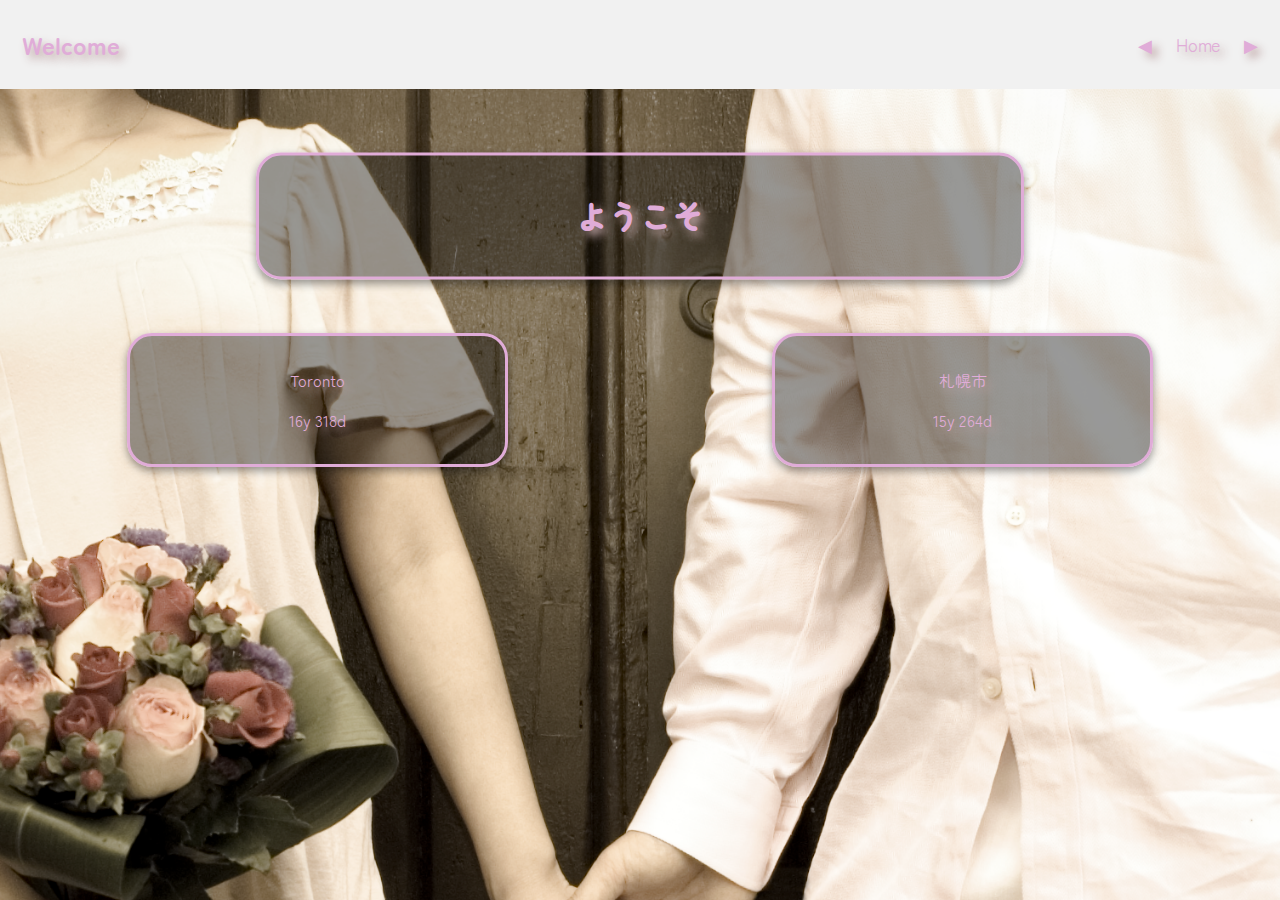
<file: index.html>
<!DOCTYPE html>
<html>
<head>
  <title>Wedding</title>
  <meta http-equiv="Content-Type" content="text/html; charset=UTF-8">
  
  <meta name="viewport" content="width=device-width, initial-scale=1">
  <link rel="stylesheet" href="styles/our_story.css">
  <link rel="preconnect" href="https://fonts.googleapis.com">
  <link rel="preconnect" href="https://fonts.gstatic.com" crossorigin>
  <link href="https://fonts.googleapis.com/css2?family=Hina+Mincho&family=Yuji+Syuku&family=Noto+Sans+JP:wght@100..900&family=Zen+Kaku+Gothic+New&family=Zen+Maru+Gothic&family=Noto+Serif+JP:wght@200..900&family=Zen+Kaku+Gothic+New&display=swap" rel="stylesheet">

  <script src="/script/our_story.js"></script>
  <link rel="icon" type="image/png" sizes="32x32" href="/images/favicon1.png">
  
  <script src="/script/index.js"></script>

  <style>
    body {
      background-image: url('/images/_DSC4433.png');
      background-repeat:no-repeat;
      background-size:cover;
    }
  
  </style>

</head>
<body>

  <div class="header">
    <a href="https://www.sato-chiu.com#_wedding" class="logo">Welcome</a>
    <div class="header-right">
      <a>&#x25C0;</a>
      <a>Home</a>
      <a href="/our_story.html">&#x25B6; </a>
    </div>
  </div>


  <div>
    <div class="card">
      <h1><b>ようこそ</b></h1>
    </div>
  
    <div class="preview-grid">
        <div class="card">
          <p>Toronto</p>
          <p id="toronto"></p>
        </div>

        <div class="card">
           <p>札幌市</p>
           <p id="sapporo"></p> 
        </div>

    </div>
  </div>


</body>
</html>
</file>
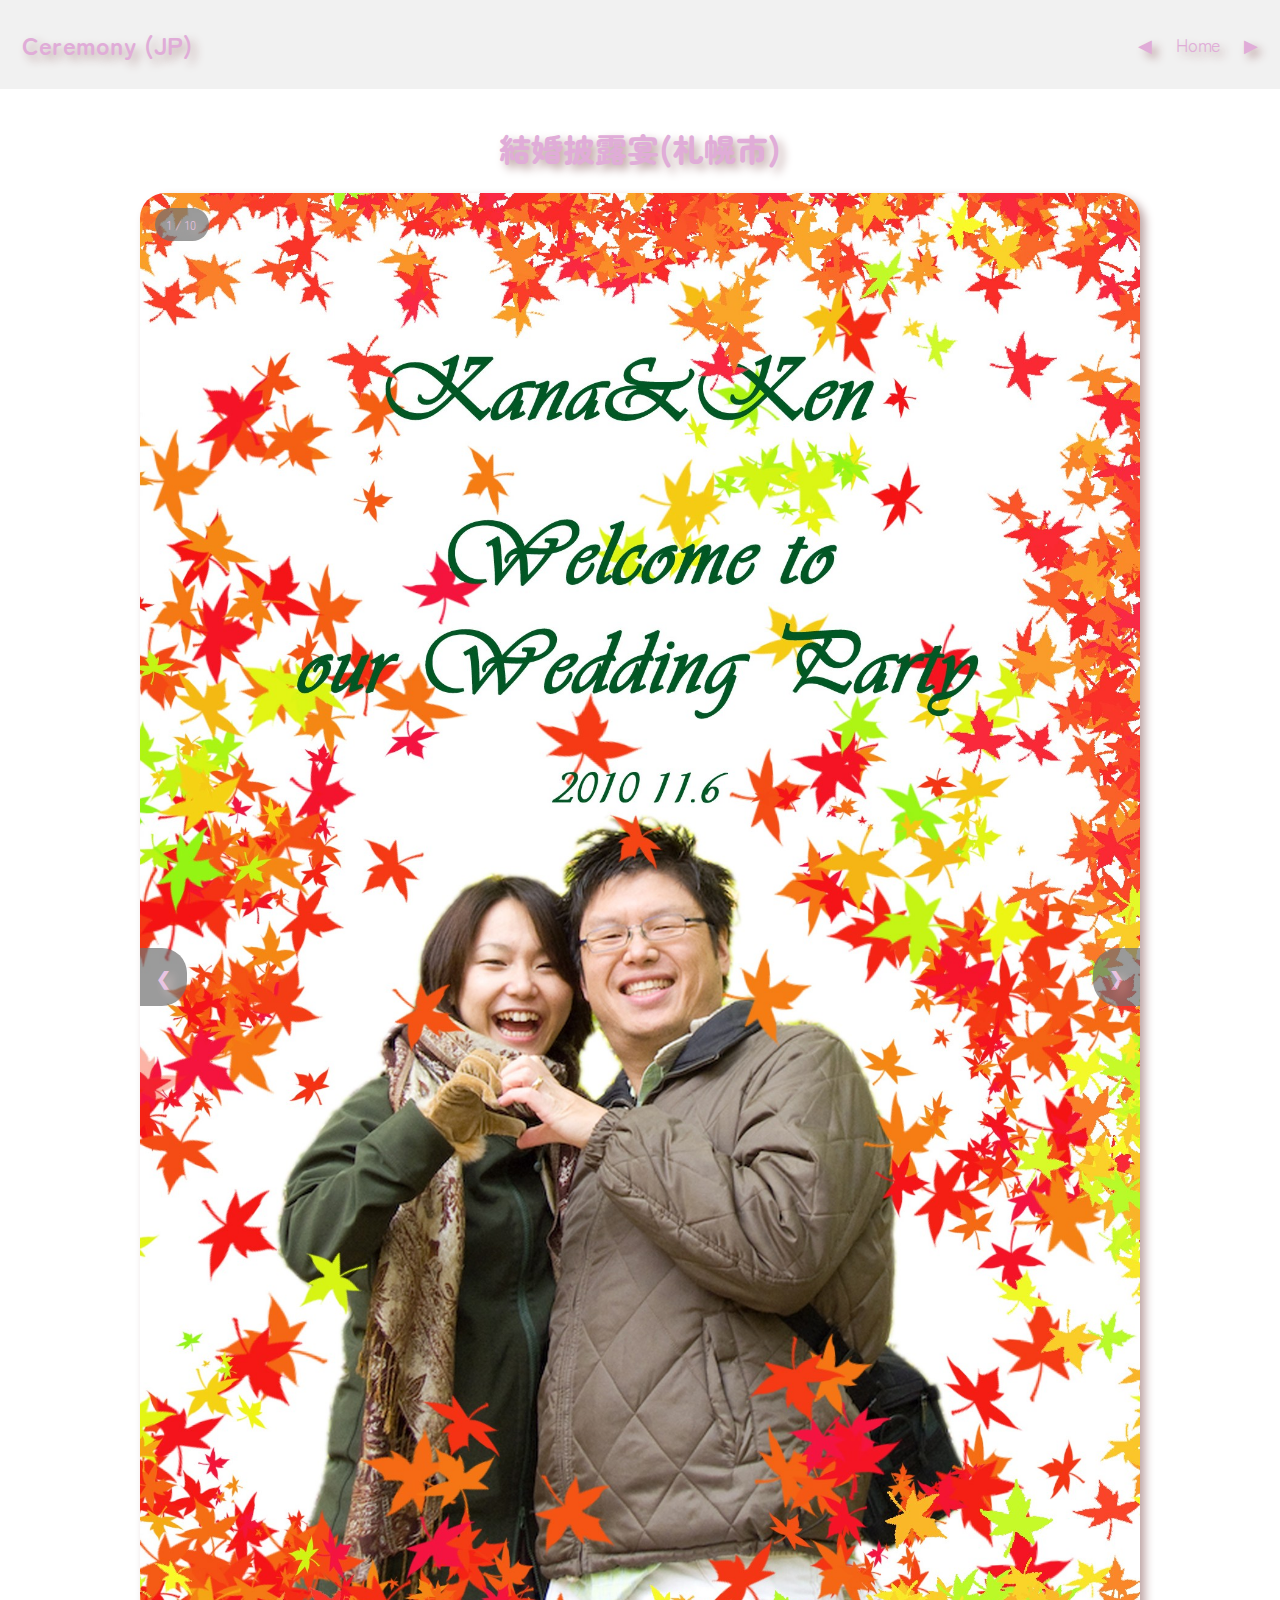
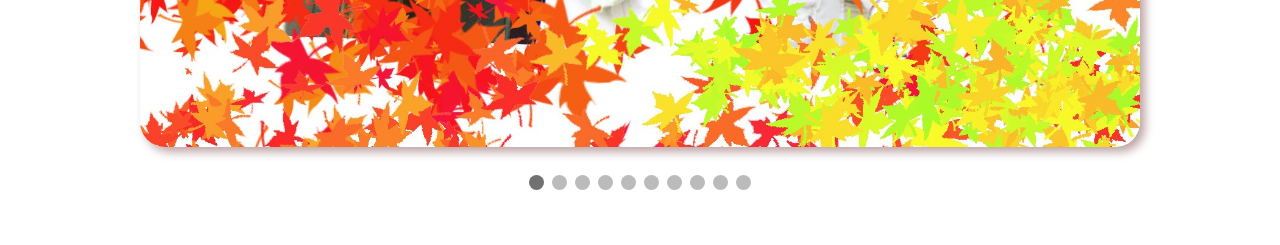
<file: seating.html>
<!DOCTYPE html>
<html>
<head>
  <title>Wedding</title>
  <meta http-equiv="Content-Type" content="text/html; charset=UTF-8">
  
  <meta name="viewport" content="width=device-width, initial-scale=1">
  <link rel="stylesheet" href="styles/our_story.css">
  <script src="/script/our_story.js"></script>
  <link rel="preconnect" href="https://fonts.googleapis.com">
  <link rel="preconnect" href="https://fonts.gstatic.com" crossorigin>
  <link href="https://fonts.googleapis.com/css2?family=Hina+Mincho&family=Yuji+Syuku&family=Noto+Sans+JP:wght@100..900&family=Zen+Kaku+Gothic+New&family=Zen+Maru+Gothic&family=Noto+Serif+JP:wght@200..900&family=Zen+Kaku+Gothic+New&display=swap" rel="stylesheet">
  <link rel="icon" type="image/png" sizes="32x32" href="/images/favicon1.png">
  
</head>
<body>

  <div class="header">
    <a href="https://www.sato-chiu.com#_wedding" class="logo">Ceremony (JP)</a>
    <div class="header-right">
      <a href="/ceremony.html">&#x25C0;</a>
      <a href="/index.html">Home</a>
      <a href="ceromonyjp.html">&#x25B6; </a>
    </div>
  </div>



  <div style="margin-top:0px;padding:15px 15px 50px;font-size:16px;display: block; margin-left: auto; margin-right: auto; width: 95%; text-align: center;">
    
    <h1><b>結婚披露宴(札幌市)</b></h1>


    <div class="slideshow-container">

      <div class="mySlides fade">
        <div class="numbertext">1 / 10</div>
        <img src="/images/panfulleto hon mono 01.jpg" style="width:100%; border-radius: 25px;">
        <div class=""></div>
      </div>
      
      <div class="mySlides fade">
        <div class="numbertext">2 / 10</div>
        <img src="/images/panfulleto hon mono 02.jpg" style="width:100%; border-radius: 25px;">
        <div class=""></div>
      </div>
      
      <div class="mySlides fade">
        <div class="numbertext">3 / 10</div>
        <img src="/images/panfulleto hon mono 03.jpg" style="width:100%; border-radius: 25px;">
        <div class=""></div>
      </div>
      
      <div class="mySlides fade">
        <div class="numbertext">4 / 10</div>
        <img src="/images/panfulleto hon mono 04.jpg" style="width:100%; border-radius: 25px;">
        <div class=""></div>
      </div>
      
      <div class="mySlides fade">
        <div class="numbertext">5 / 10</div>
        <img src="/images/panfulleto hon mono 05.jpg" style="width:100%; border-radius: 25px;">
        <div class=""></div>
      </div>
      
      <div class="mySlides fade">
        <div class="numbertext">6 / 10</div>
        <img src="/images/panfulleto hon mono 06.jpg" style="width:100%; border-radius: 25px;">
        <div class=""></div>
      </div>

      <div class="mySlides fade">
        <div class="numbertext">7 / 10</div>
        <img src="/images/panfulleto hon mono 07.jpg" style="width:100%; border-radius: 25px;">
        <div class=""></div>
      </div>
      
      <div class="mySlides fade">
        <div class="numbertext">8 / 10</div>
        <img src="/images/panfulleto hon mono 08.jpg" style="width:100%; border-radius: 25px;">
        <div class=""></div>
      </div>
      
      <div class="mySlides fade">
        <div class="numbertext">9 / 10</div>
        <img src="/images/panfulleto hon mono 09.jpg" style="width:100%; border-radius: 25px;">
        <div class=""></div>
      </div>
      
      <div class="mySlides fade">
        <div class="numbertext">10 / 10</div>
        <img src="/images/panfulleto hon mono 10.jpg" style="width:100%; border-radius: 25px;">
        <div class=""></div>
      </div>
      
      <a class="prev" onclick="plusSlides(-1)">❮</a>
      <a class="next" onclick="plusSlides(1)">❯</a>
      
      </div>

      
      <br>
      
      <div style="text-align:center">
        <span class="dot" onclick="currentSlide(1)"></span> 
        <span class="dot" onclick="currentSlide(2)"></span> 
        <span class="dot" onclick="currentSlide(3)"></span> 
        <span class="dot" onclick="currentSlide(4)"></span> 
        <span class="dot" onclick="currentSlide(5)"></span> 
        <span class="dot" onclick="currentSlide(6)"></span> 
        <span class="dot" onclick="currentSlide(7)"></span> 
        <span class="dot" onclick="currentSlide(8)"></span> 
        <span class="dot" onclick="currentSlide(9)"></span> 
        <span class="dot" onclick="currentSlide(10)"></span> 
      </div>
      
      <script>
        let slideIndex = 1;
        showSlides(slideIndex);
      </script>

  </div>
  

</body>
</html>
</file>
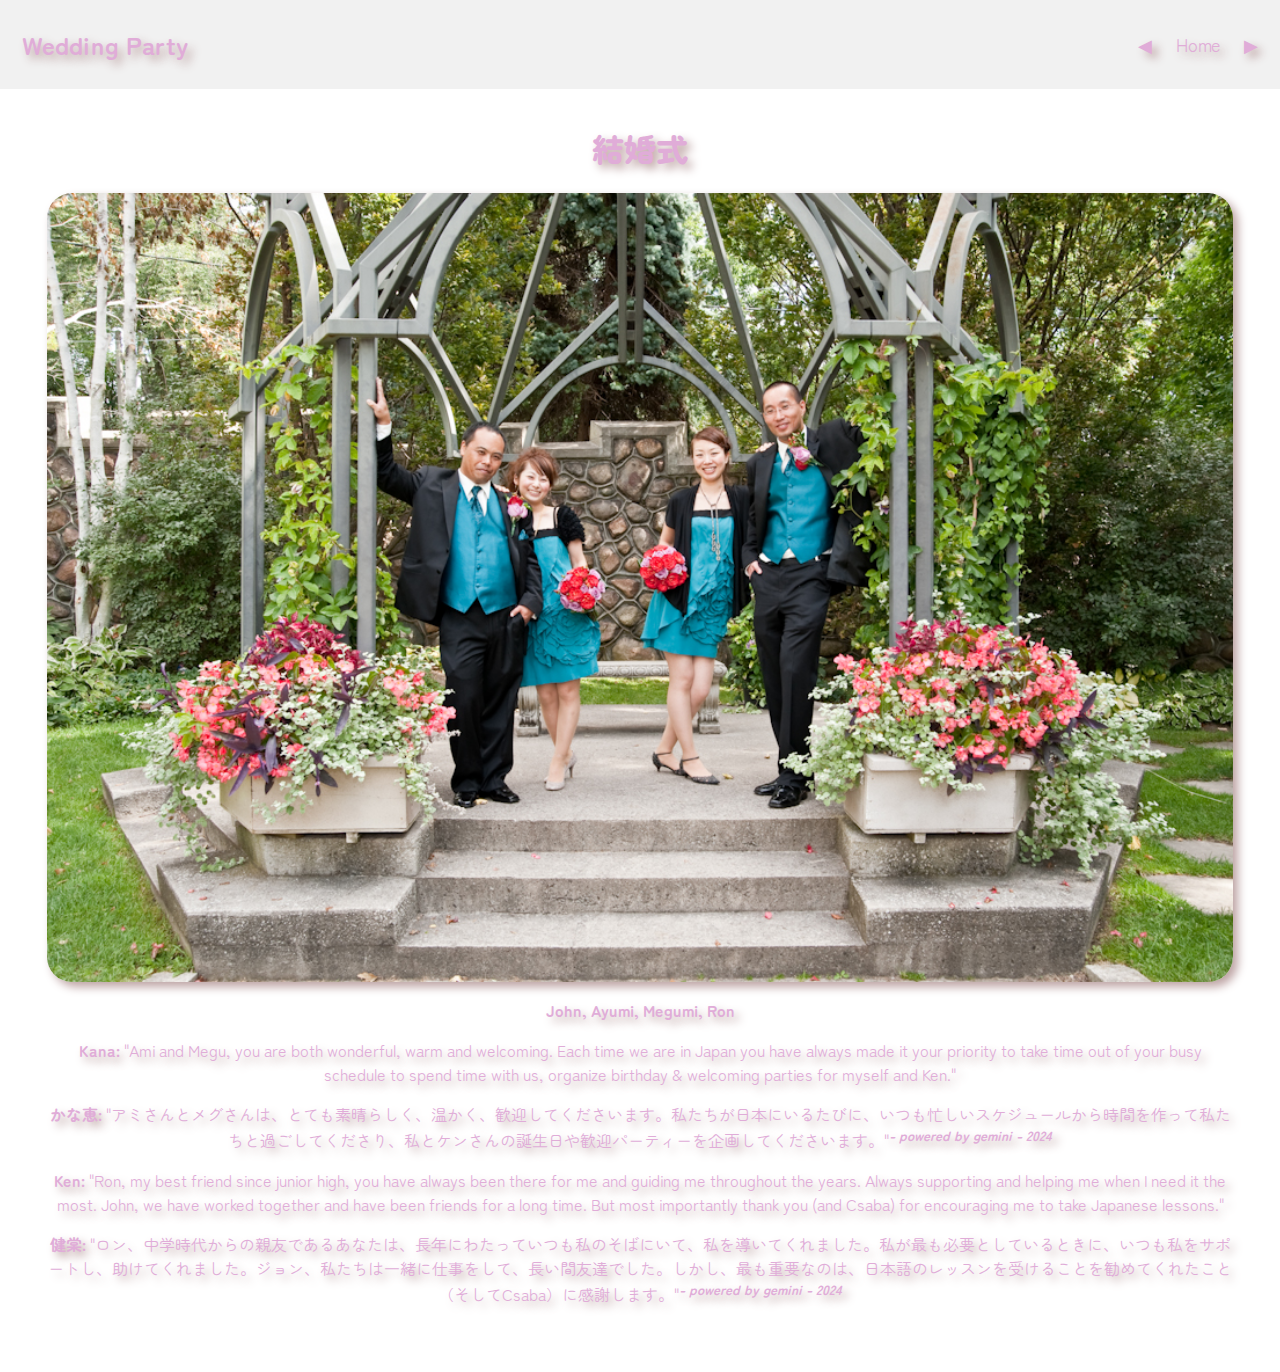
<file: weddingparty.html>
<!DOCTYPE html>
<html>
<head>
  <title>Wedding</title>
  <meta http-equiv="Content-Type" content="text/html; charset=UTF-8">
  
  <meta name="viewport" content="width=device-width, initial-scale=1">
  <link rel="stylesheet" href="styles/our_story.css">
  <script src="/script/our_story.js"></script>

  <link rel="preconnect" href="https://fonts.googleapis.com">
  <link rel="preconnect" href="https://fonts.gstatic.com" crossorigin>
  <link href="https://fonts.googleapis.com/css2?family=Hina+Mincho&family=Yuji+Syuku&family=Noto+Sans+JP:wght@100..900&family=Zen+Kaku+Gothic+New&family=Zen+Maru+Gothic&family=Noto+Serif+JP:wght@200..900&family=Zen+Kaku+Gothic+New&display=swap" rel="stylesheet">
  <link rel="icon" type="image/png" sizes="32x32" href="/images/favicon1.png">

</head>
<body>

  <div class="header">
    <a href="https://www.sato-chiu.com#_wedding" class="logo">Wedding Party</a>
    <div class="header-right">
      <a href="/bridegroom.html">&#x25C0;</a>
      <a href="/index.html">Home</a>
      <a href="/ceremony.html">&#x25B6; </a>
    </div>
  </div>


  <div style="margin-top:0px;padding:15px 15px 50px;font-size:16px;display: block; margin-left: auto; margin-right: auto; width: 95%; text-align: center;">

    <h1><b>結婚式</b></h1>

    <img src="/images/D3A IMG_0388.jpg" style="display: block; margin-left: auto; margin-right: auto; width: 100%; border-radius: 25px;">

    <p>
      <b>John, Ayumi, Megumi, Ron</b>
    </p>
    <p>
      <b>Kana:</b> "Ami and Megu, you are both wonderful, warm and welcoming.  Each time we are in Japan you have always made it your priority to take time out of your busy schedule to spend time with us, organize birthday & welcoming parties for myself and Ken."
    </p>

    <p><b>かな恵:</b> "アミさんとメグさんは、とても素晴らしく、温かく、歓迎してくださいます。私たちが日本にいるたびに、いつも忙しいスケジュールから時間を作って私たちと過ごしてくださり、私とケンさんの誕生日や歓迎パーティーを企画してくださいます。"<sup><b><i>- powered by gemini - 2024</i></b></sup></p>

    <p>
      <b>Ken:</b>  "Ron, my best friend since junior high, you have always been there for me and guiding me throughout the years.  Always supporting and helping me when I need it the most.  John, we  have worked together and have been friends for a long time.  But most importantly thank you (and Csaba) for encouraging me to take Japanese lessons."
    </p>

    <p><b>健棠:</b> "ロン、中学時代からの親友であるあなたは、長年にわたっていつも私のそばにいて、私を導いてくれました。私が最も必要としているときに、いつも私をサポートし、助けてくれました。ジョン、私たちは一緒に仕事をして、長い間友達でした。しかし、最も重要なのは、日本語のレッスンを受けることを勧めてくれたこと（そしてCsaba）に感謝します。"<sup><b><i>- powered by gemini - 2024</i></b></sup></p>
  
  </div>
  

</body>
</html>
</file>
<file: styles/our_story.css>
body { 
    margin: 0;
    font-family: "Zen Maru Gothic", serif;
    font-weight: 400;
    font-style: normal;

    color:rgb(224, 172, 216);
    text-shadow: 5px 5px 10px rgb(190, 164, 164);


    
  }

  * {
    box-sizing: border-box;
  }

  .njp {
    font-family: "Noto Serif JP", serif;
    font-optical-sizing: auto;
    font-weight: 400;
    font-style: normal;
  }
  
  
  .njps {
    font-family: "Noto Sans JP", sans-serif;
    font-optical-sizing: auto;
    font-weight: 400;
    font-style: normal;
  }
  
  
  .hm {
    font-family: "Hina Mincho", serif;
    font-weight: 400;
    font-style: normal;
  }
  
  
  .zkg {
    font-family: "Zen Kaku Gothic New", sans-serif;
    font-weight: 400;
    font-style: normal;
  }
  
  .zmg {
    font-family: "Zen Maru Gothic", serif;
    font-weight: 400;
    font-style: normal;
  }
  
  .ys {
    font-family: "Yuji Syuku", serif;
    font-weight: 400;
    font-style: normal;
  }
  

  @media screen and (max-width: 600px) {
    .column {
      width: 100%;
      display: block;
      margin-bottom: 20px;
      -ms-flex: 50%;
      flex: 50%;
      max-width: 50%;
    }
    .header a {
      float: none;
      display: block;
      text-align: left;
    }
    
    .header-right {
      float: none;
      
    }
   
    .prev, .next,.text {font-size: 11px}
  }

  /* 1.0  header and logo */

  .card {
    transform: translate(0%, 50%);
    box-shadow: 0 4px 8px 0 rgba(0, 0, 0, 0.4);
    padding: 16px;
    text-align: center;
    color:  rgb(224, 172, 216);
    background-color: rgba(0,0,0, 0.4); 
    border-radius: 25px;
    border: 3px solid rgb(224, 172, 216);
    position: relative;
    margin-left: auto; 
    margin-right: auto;
    width: 60%;
    margin-bottom: 50px
  }

  .header {
    overflow: hidden;
    background-color: #f1f1f1;
    padding: 20px 10px;
    object-fit: contain;
    position: sticky;
    top: 0;
    z-index: 1;
  }
  
  .header a {
    float: left;
    color: rgb(224, 172, 216);
    text-align: center;
    padding: 12px;
    text-decoration: none;
    font-size: 18px; 
    line-height: 25px;
    border-radius: 4px;
  }
  
  .header a.logo {
    font-size: 25px;
    font-weight: bold;
  }
  
  .header a:hover {
    background-color: #6b6b6b;
    color: rgb(224, 172, 216);
  }
  
  .header a.active {
    background-color: dodgerblue;
    color: rgb(104, 104, 104);
  }
  
  .header-right {
    float: right;
    text-shadow: 5px 5px 10px rgb(190, 164, 164);
    
  
  }

  .logo {

    
  
    border-radius: 25px;
    text-shadow: 5px 5px 10px rgb(190, 164, 164);
  

  }



  .icon-img { 
    width: 40px;
    border-radius: 20px;

    margin-top: auto;
    margin-bottom: auto;
    margin-left: auto;
    margin-right: auto;

  }


  /* 2.0 Navigation  */

  div.scrollmenu {
    background-color: #333;
    overflow: auto;
    white-space: nowrap;
    position: fixed;
    bottom: 0;
    
  }
  
  div.scrollmenu a {
    display: inline-block;
    color: rgb(224, 172, 216);
    text-align: center;
    padding: 14px;
    text-decoration: none;
  }
  
  div.scrollmenu a:hover {
    background-color: #777;
  }


  /* 3.0 Grid */

  .preview-grid {
    display: grid;
    grid-template-columns: 1fr 1fr;
    column-gap: 10px;
    row-gap: 20px;
  
    
  }
  
  .preview {


  
  }
  
  .thumbnail {

  
  }

  .thumbnail-row {
    margin-top: 0px; 
    margin-bottom: 12px;
    margin-left: 10px;
    margin-right: 10px;

  }
  
  .info-grid {
    display: grid;
    grid-template-columns: 50px 1fr;
  
  }
  
  
  .icon {
    vertical-align: top;
    
  }
  
  .icon-img {
    width: 40px;
  }
  
  .info {
    width: 200px;
  }
  
  /* 3.0 slidesow */
  .mySlides {display: none}
  img {vertical-align: middle;   box-shadow: 5px 5px 10px rgb(190, 164, 164);}

  /* Slideshow container */
.slideshow-container {
  max-width: 1000px;
  position: relative;
  margin: auto;
  
}

/* Next & previous buttons */
.prev, .next {
  background-color: #717171;
  opacity: 0.7;
  cursor: pointer;
  position: absolute;
  top: 50%;
  width: auto;
  padding: 16px;
  margin-top: -22px;
  color: rgb(224, 172, 216);
  font-weight: bold;
  font-size: 18px;
  transition: 0.6s ease;
  border-radius: 0 3px 3px 0;
  user-select: none;
}

/* Position the "next button" to the right */
.prev {
  left: 0;
  border-radius: 0px 25px 25px 0px;
}

.next {
  right: 0;
  border-radius: 25px 0 0 25px;
}

/* On hover, add a black background color with a little bit see-through */
.prev:hover, .next:hover {
  background-color: rgba(0,0,0,0.8);
}

/* Caption text */
.text {
  color: rgb(224, 172, 216);
  font-size: 15px;
  padding: 8px 12px;
  position: absolute;
  bottom: 8px;
  width: 100%;
  text-align: center;
}

/* Number text (1/3 etc) */
.numbertext {
  color: rgb(224, 172, 216);
  background-color: #717171;
  border-radius: 25px;
  opacity: 0.7;
  font-size: 12px;
  padding: 8px 12px;
  position: absolute;
  top: 15px;
  left: 15px;
}

/* The dots/bullets/indicators */
.dot {
  cursor: pointer;
  height: 15px;
  width: 15px;
  margin: 0 2px;
  background-color: #bbb;
  border-radius: 50%;
  display: inline-block;
  transition: background-color 0.6s ease;
}

.active, .dot:hover {
  background-color: #717171;
}

/* Fading animation */
.fade {
  animation-name: fade;
  animation-duration: 1.5s;
}

@keyframes fade {
  from {opacity: .4} 
  to {opacity: 1}
}

/* 4.0  Gallery */

.row {
  display: -ms-flexbox; /* IE10 */
  display: flex;
  -ms-flex-wrap: wrap; /* IE10 */
  flex-wrap: wrap;
  padding: 0 4px;
}

/* Create four equal columns that sits next to each other */
.column {
  -ms-flex: 25%; /* IE10 */
  flex: 25%;
  max-width: 25%;
  padding: 0 4px;
}

.column img {
  margin-top: 8px;
  vertical-align: middle;
  width: 100%;
  border-radius: 25px;
  box-shadow: 5px 5px 10px rgb(190, 164, 164);

  
}

.caption {
  font-size: 10px;
  text-align: center;

}
</file>
